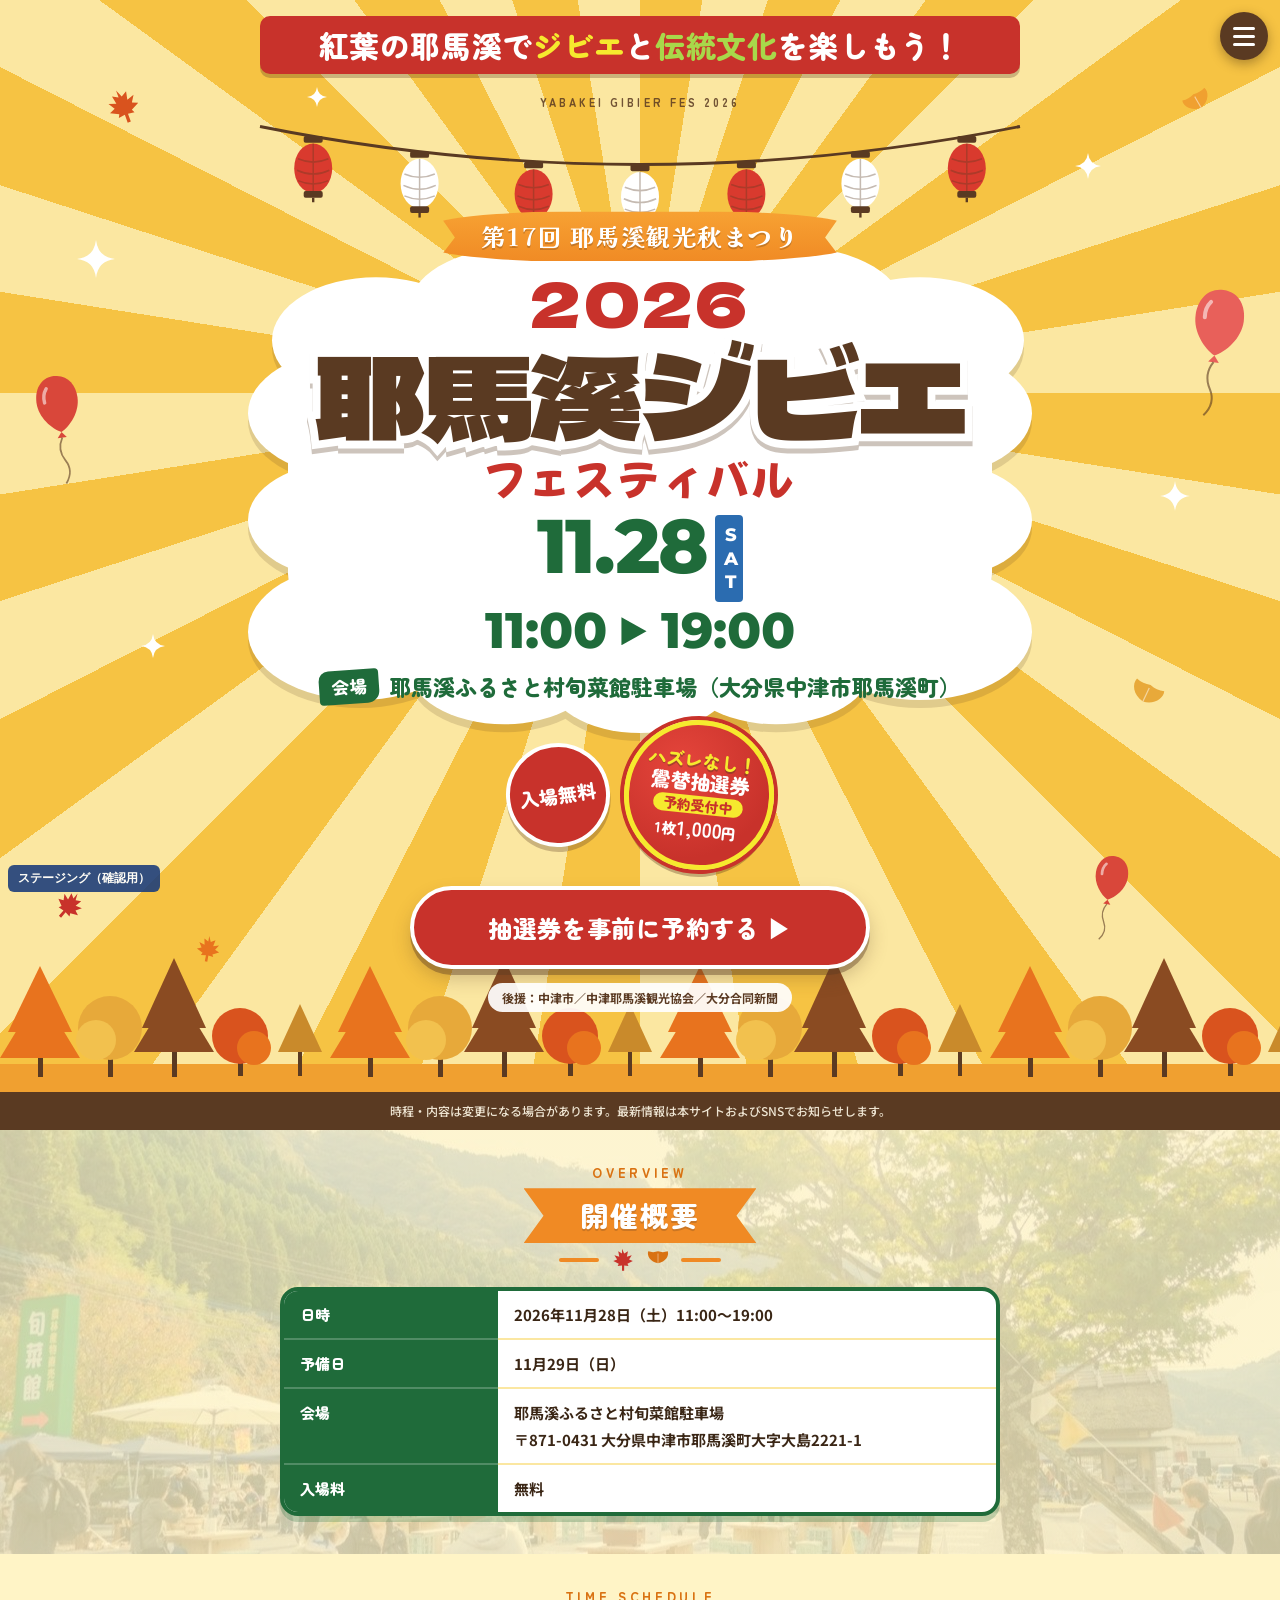
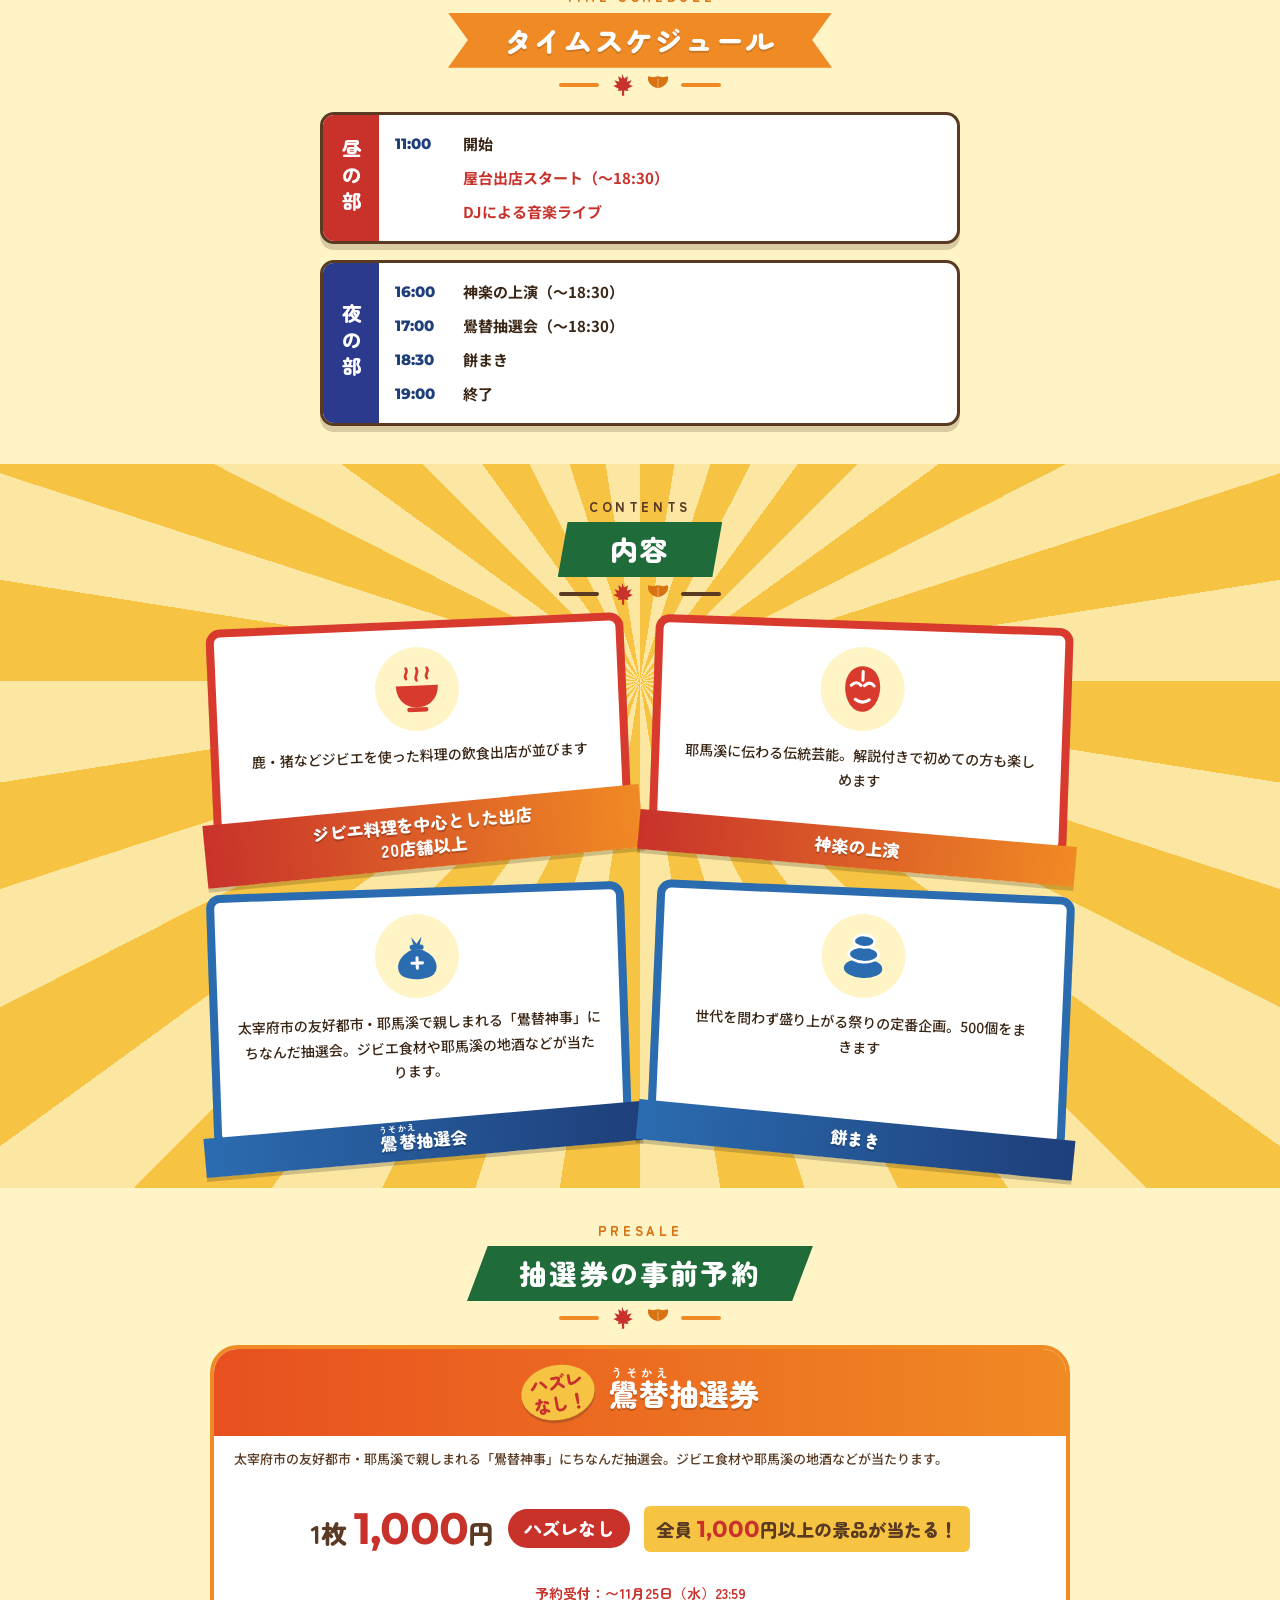
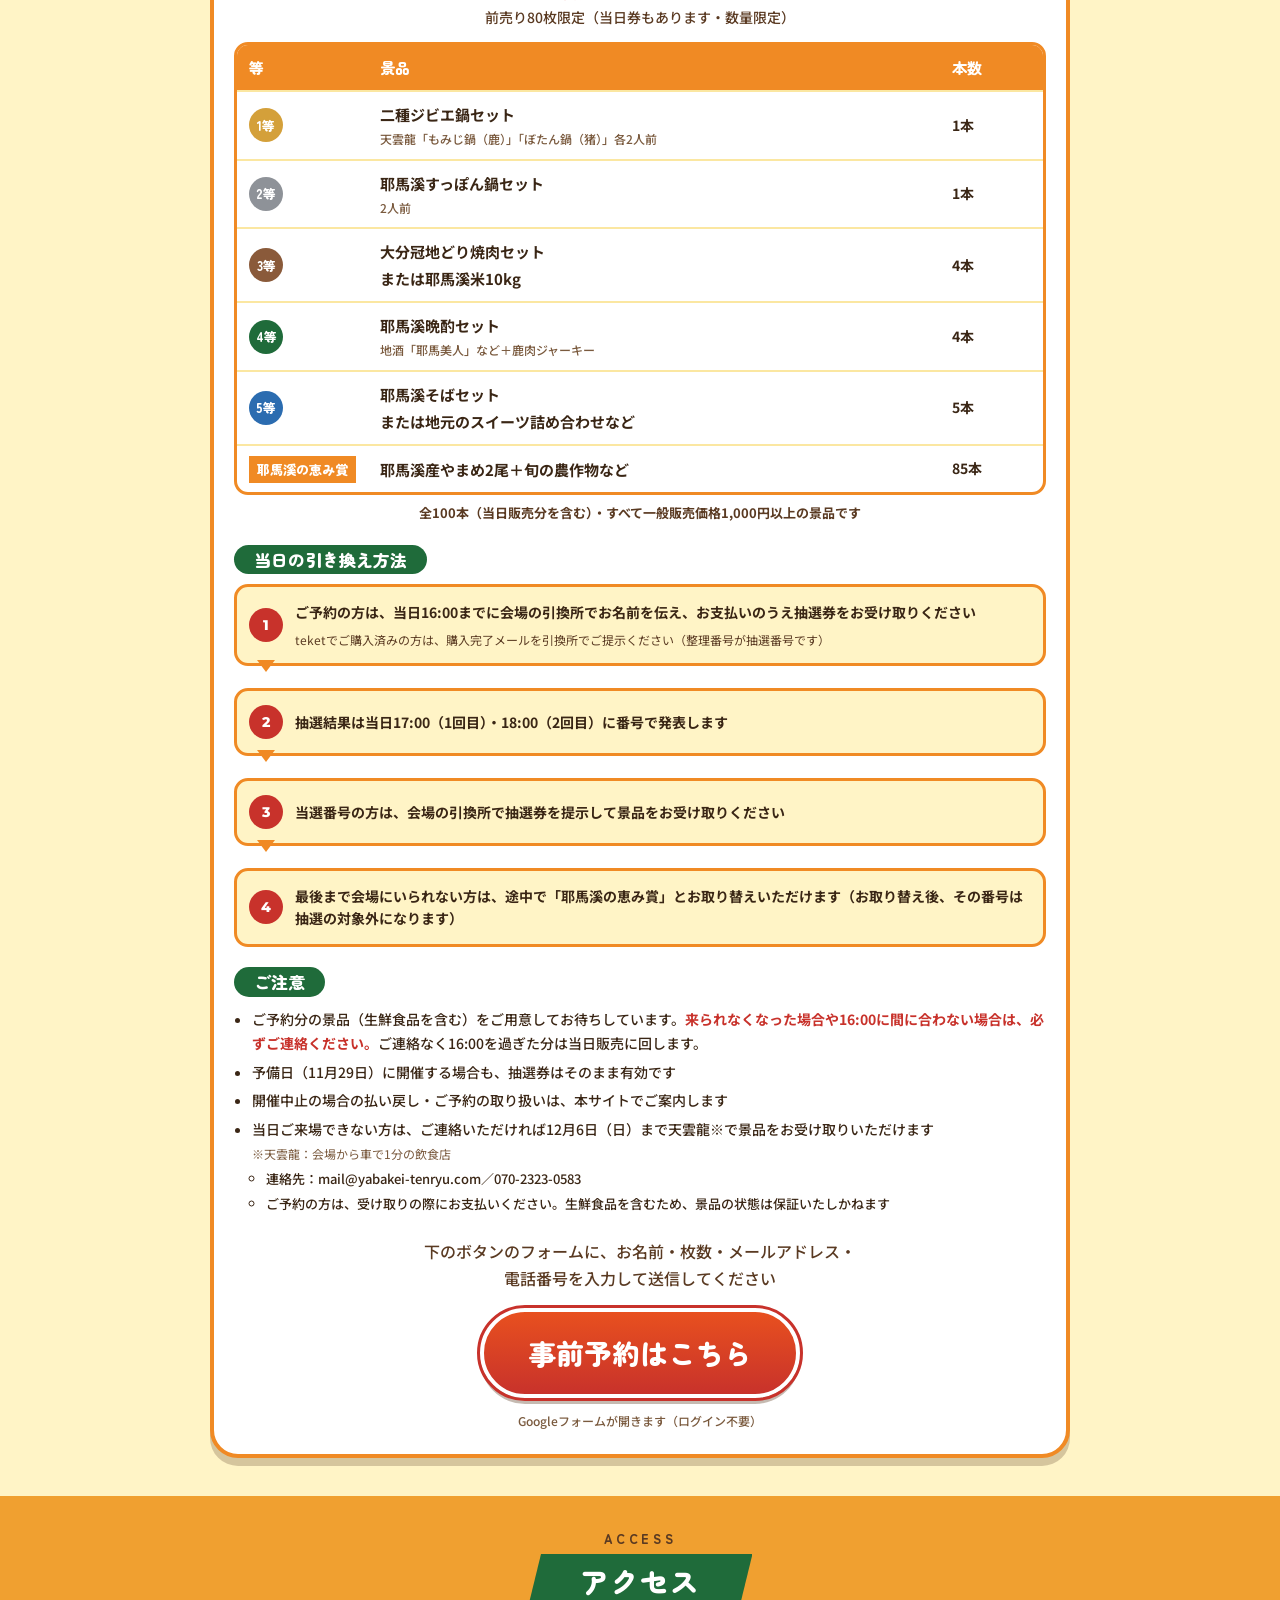
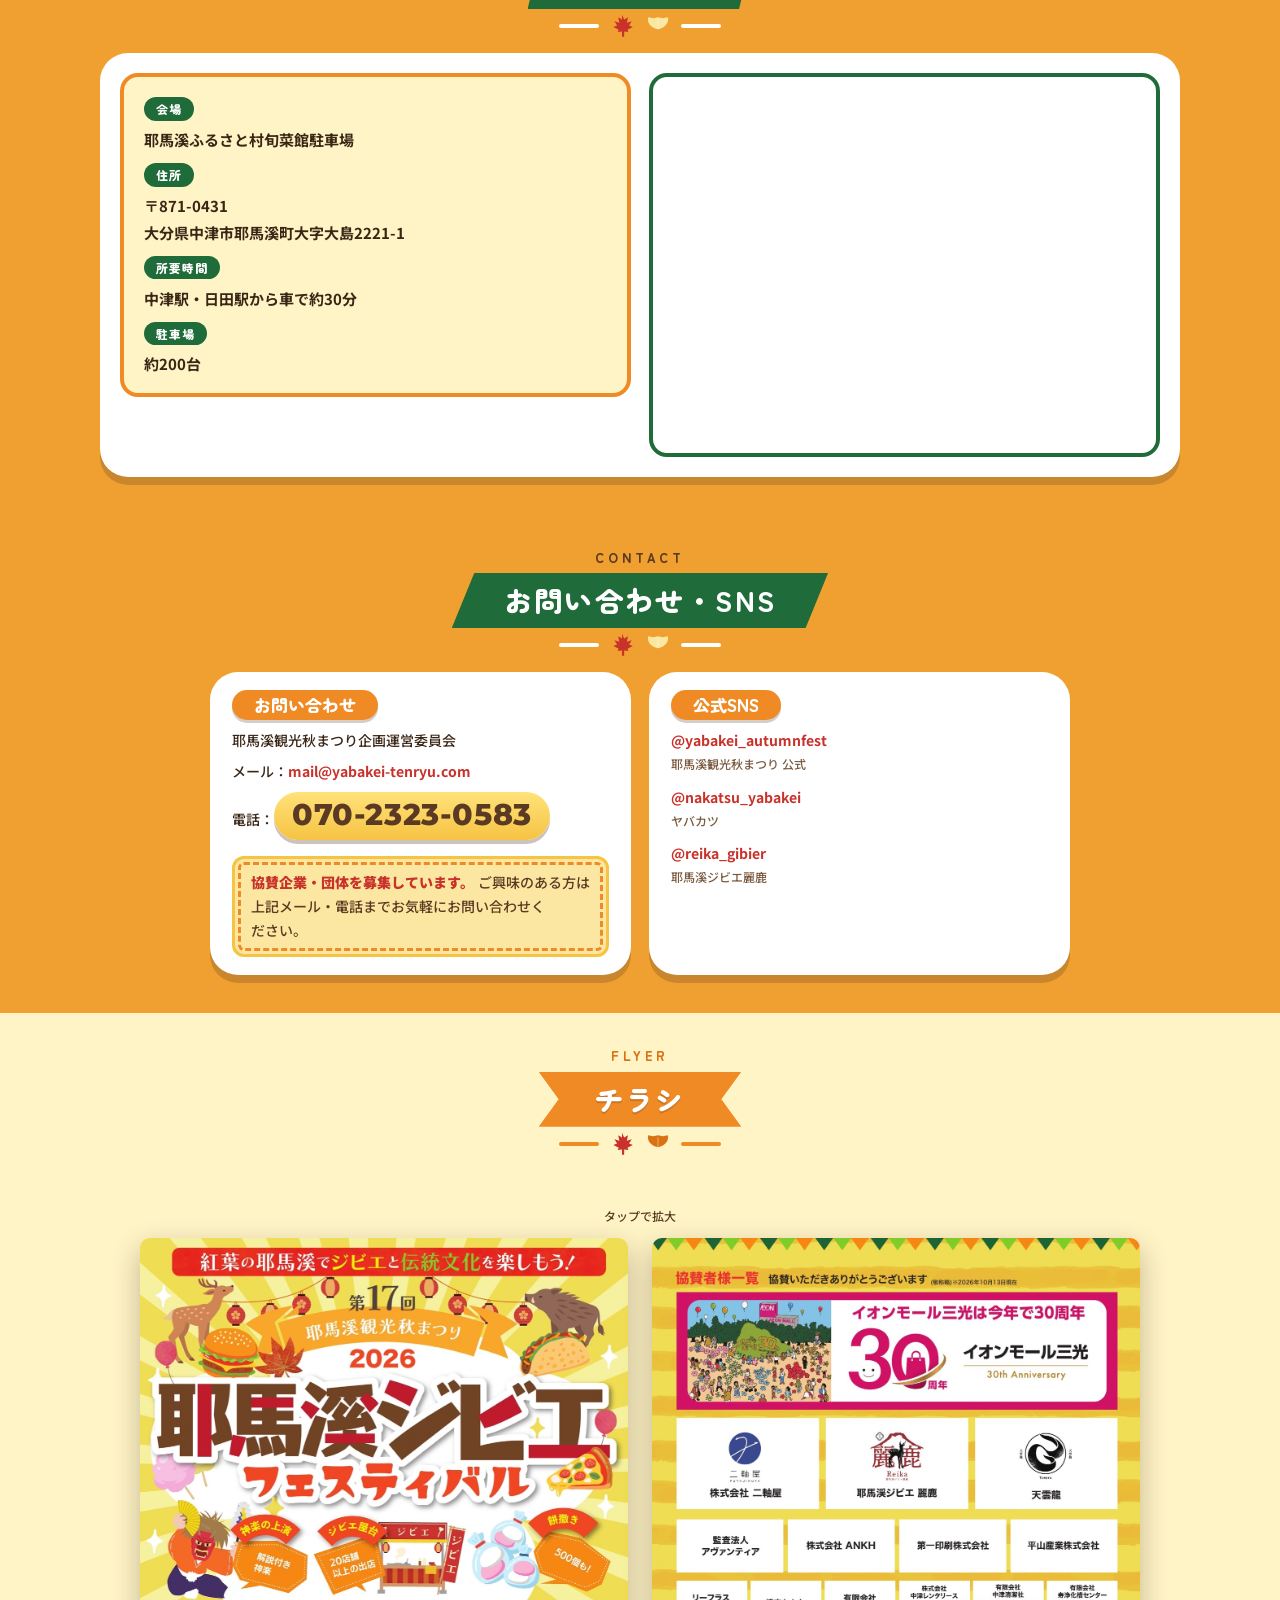
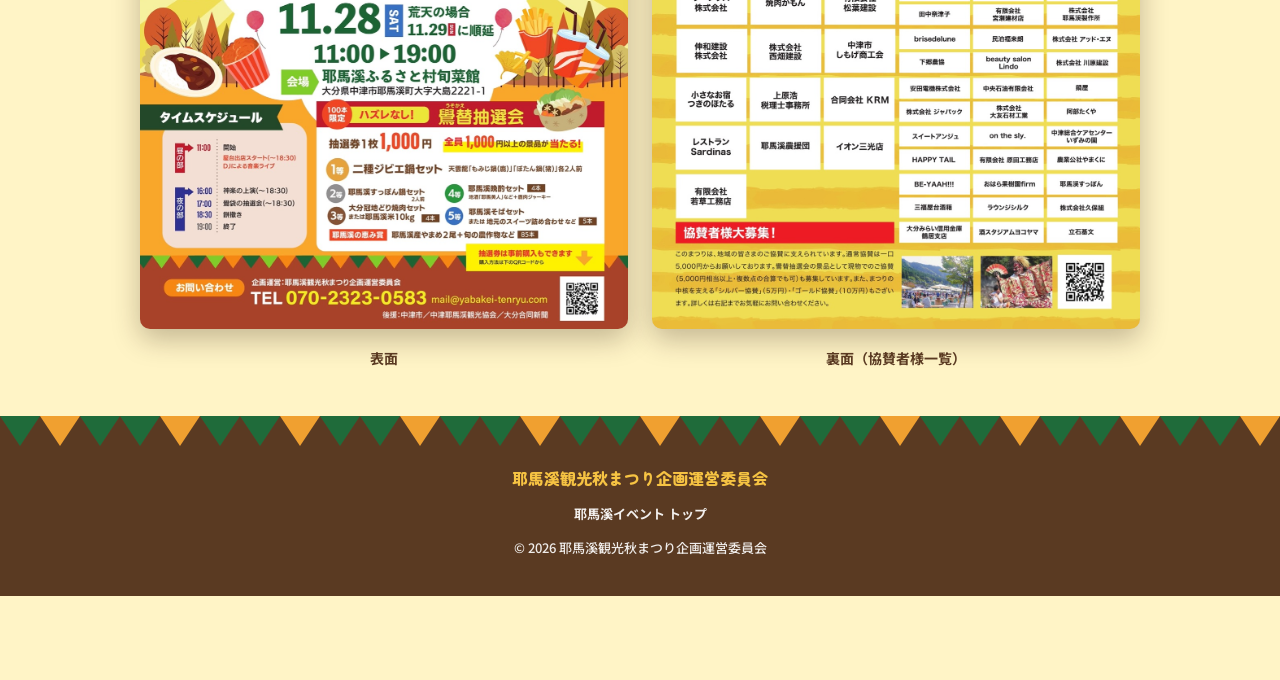
<file: index.html>
<!DOCTYPE html>
<html lang="ja">
<head>
<meta name="robots" content="noindex,nofollow">
<style>#stg-label{position:fixed;left:8px;bottom:8px;z-index:9999;background:#1E3F7A;color:#fff;font:700 12px/1.6 sans-serif;padding:4px 10px;border-radius:6px;opacity:.9;pointer-events:none}</style>

<meta charset="UTF-8">
<meta name="viewport" content="width=device-width, initial-scale=1">
<title>耶馬溪ジビエフェス2026｜第17回 耶馬溪観光秋まつり｜11月28日（土） 旬菜館駐車場</title>
<meta name="description" content="2026年11月28日（土）11:00〜19:00、大分県中津市耶馬溪町の旬菜館駐車場で開催。耶馬溪ジビエフェス2026（第17回 耶馬溪観光秋まつり）。ジビエ料理を中心とした出店20店舗以上、神楽の上演、鷽替抽選会、餅まき。入場無料。">
<link rel="canonical" href="https://akimatsuri.yabakei-event.jp/">
<link rel="preconnect" href="https://fonts.googleapis.com">
<link rel="preconnect" href="https://fonts.gstatic.com" crossorigin>
<link href="https://fonts.googleapis.com/css2?family=Dela+Gothic+One&family=Mochiy+Pop+One&family=Kaisei+Tokumin:wght@800&family=Montserrat:wght@800&family=Zen+Maru+Gothic:wght@700;900&family=Noto+Sans+JP:wght@500;700&display=swap" rel="stylesheet">
<link rel="stylesheet" href="assets/css/style.css?v=20261118a">

<meta property="og:type" content="website">
<meta property="og:title" content="耶馬溪ジビエフェス2026｜第17回 耶馬溪観光秋まつり">
<meta property="og:description" content="2026年11月28日（土）11:00〜19:00、旬菜館駐車場（大分県中津市耶馬溪町）で開催。ジビエ料理を中心とした出店20店舗以上、神楽の上演、鷽替抽選会、餅まき。入場無料。">
<meta property="og:image" content="https://akimatsuri.yabakei-event.jp/assets/img/past-festival.jpg">
<meta property="og:url" content="https://akimatsuri.yabakei-event.jp/">
<meta property="og:locale" content="ja_JP">
<meta name="twitter:card" content="summary_large_image">
<meta name="twitter:title" content="耶馬溪ジビエフェス2026｜第17回 耶馬溪観光秋まつり">
<meta name="twitter:description" content="2026年11月28日（土）11:00〜19:00、旬菜館駐車場（大分県中津市耶馬溪町）で開催。ジビエ料理を中心とした出店20店舗以上、神楽の上演、鷽替抽選会、餅まき。入場無料。">
<meta name="twitter:image" content="https://akimatsuri.yabakei-event.jp/assets/img/past-festival.jpg">

<script type="application/ld+json">
{
  "@context": "https://schema.org",
  "@type": "Event",
  "name": "耶馬溪ジビエフェス2026｜第17回 耶馬溪観光秋まつり",
  "startDate": "2026-11-28T11:00+09:00",
  "endDate": "2026-11-28T19:00+09:00",
  "eventStatus": "https://schema.org/EventScheduled",
  "eventAttendanceMode": "https://schema.org/OfflineEventAttendanceMode",
  "location": {
    "@type": "Place",
    "name": "耶馬溪ふるさと村旬菜館駐車場",
    "address": {
      "@type": "PostalAddress",
      "streetAddress": "大字大島2221-1",
      "addressLocality": "中津市耶馬溪町",
      "addressRegion": "大分県",
      "postalCode": "871-0431",
      "addressCountry": "JP"
    }
  },
  "isAccessibleForFree": true,
  "organizer": {
    "@type": "Organization",
    "name": "耶馬溪観光秋まつり企画運営委員会",
    "email": "mail@yabakei-tenryu.com"
  },
  "image": "https://akimatsuri.yabakei-event.jp/assets/img/past-festival.jpg",
  "url": "https://akimatsuri.yabakei-event.jp/",
  "description": "ジビエ料理を中心とした出店20店舗以上、神楽の上演、鷽替抽選会、餅まき。入場無料。"
}
</script>
</head>
<body>

<svg width="0" height="0" style="position:absolute" aria-hidden="true" focusable="false">
  <defs>
    <symbol id="i-maple" viewBox="0 0 48 48"><path d="M24 3l4 9 7-4-2 10 9-3-5 8 7 3-10 5 2 4-8-1v10h-4V34l-8 1 2-4-10-5 7-3-5-8 9 3-2-10 7 4z" fill="currentColor"/></symbol>
    <symbol id="i-ginkgo" viewBox="0 0 48 48"><path d="M24 44V30M24 30C10 28 3 16 6 8c6 2 12 2 18 0 6 2 12 2 18 0 3 8-4 20-18 22z" fill="currentColor"/><path d="M24 30V12" stroke="#fff" stroke-opacity=".5" stroke-width="1.5" fill="none"/></symbol>
    <symbol id="i-lantern" viewBox="0 0 44 70"><rect x="12" y="0" width="20" height="7" rx="2" fill="#5A3A22"/><ellipse cx="22" cy="34" rx="20" ry="26" fill="currentColor"/><path d="M22 8v52M6 24q16 7 32 0M5 36q17 8 34 0M6 47q16 7 32 0" fill="none" stroke="#5A3A22" stroke-opacity=".35" stroke-width="1.6"/><rect x="12" y="58" width="20" height="7" rx="2" fill="#5A3A22"/><path d="M22 65v5" stroke="#5A3A22" stroke-width="2.5"/></symbol>
    <symbol id="i-balloon" viewBox="0 0 40 100"><path d="M20 4C8 4 2 14 2 25c0 13 10 24 18 28 8-4 18-15 18-28C38 14 32 4 20 4z" fill="currentColor"/><path d="M12 14q-4 5-3 12" fill="none" stroke="#fff" stroke-opacity=".55" stroke-width="3" stroke-linecap="round"/><path d="M20 53l-4 5h8z" fill="currentColor"/><path d="M20 58q-6 10 0 20t-2 20" fill="none" stroke="#5A3A22" stroke-opacity=".6" stroke-width="1.5"/></symbol>
    <symbol id="i-spark" viewBox="0 0 40 40"><path d="M20 0Q22 18 40 20Q22 22 20 40Q18 22 0 20Q18 18 20 0z" fill="#fff"/></symbol>
  </defs>
</svg>

<!-- 2026-11-15 各セクションへ飛ぶメニュー（戸高さん依頼）。右上に固定したボタンで開閉する -->
<button class="menu-btn" id="menu-btn" type="button" aria-label="メニューを開く" aria-expanded="false" aria-controls="menu-panel"><span></span><span></span><span></span></button>
<nav class="menu-panel" id="menu-panel" aria-label="ページ内メニュー" hidden>
  <ul>
    <li><a href="#overview">開催概要</a></li>
    <li><a href="#schedule">タイムスケジュール</a></li>
    <li><a href="#content">内容</a></li>
    <li><a href="#presale">抽選券の事前予約</a></li>
    <li><a href="#access">アクセス</a></li>
    <li><a href="#contact">お問い合わせ・SNS</a></li>
    <li><a href="#flyer">チラシ</a></li>
  </ul>
</nav>
<section class="hero">
  <svg class="deco balloon b1" viewBox="0 0 40 100" aria-hidden="true" focusable="false" style="color:#D9473A"><use href="#i-balloon"/></svg>
  <svg class="deco balloon b2" viewBox="0 0 40 100" aria-hidden="true" focusable="false" style="color:#E8605A"><use href="#i-balloon"/></svg>
  <svg class="deco balloon b3" viewBox="0 0 40 100" aria-hidden="true" focusable="false" style="color:#D9473A"><use href="#i-balloon"/></svg>
  <svg class="deco spark s1" viewBox="0 0 40 40" aria-hidden="true" focusable="false"><use href="#i-spark"/></svg>
  <svg class="deco spark s2" viewBox="0 0 40 40" aria-hidden="true" focusable="false"><use href="#i-spark"/></svg>
  <svg class="deco spark s3" viewBox="0 0 40 40" aria-hidden="true" focusable="false"><use href="#i-spark"/></svg>
  <svg class="deco spark s4" viewBox="0 0 40 40" aria-hidden="true" focusable="false"><use href="#i-spark"/></svg>
  <svg class="deco spark s5" viewBox="0 0 40 40" aria-hidden="true" focusable="false"><use href="#i-spark"/></svg>
  <svg class="deco leaf-d l1" viewBox="0 0 48 48" aria-hidden="true" focusable="false" style="color:#D9531E"><use href="#i-maple"/></svg>
  <svg class="deco leaf-d l2" viewBox="0 0 48 48" aria-hidden="true" focusable="false" style="color:#E8A93A"><use href="#i-ginkgo"/></svg>
  <svg class="deco leaf-d l3" viewBox="0 0 48 48" aria-hidden="true" focusable="false" style="color:#C8322B"><use href="#i-maple"/></svg>
  <svg class="deco leaf-d l4" viewBox="0 0 48 48" aria-hidden="true" focusable="false" style="color:#F0A030"><use href="#i-ginkgo"/></svg>
  <svg class="deco leaf-d l5" viewBox="0 0 48 48" aria-hidden="true" focusable="false" style="color:#E8731E"><use href="#i-maple"/></svg>

  <div class="container">
    <p class="catch">紅葉の耶馬溪で<span class="gb">ジビエ</span>と<span class="tb">伝統文化</span>を楽しもう！</p>
    <span class="eyebrow">YABAKEI GIBIER FES 2026</span>
    <svg class="lanterns" viewBox="0 0 800 125" aria-hidden="true" focusable="false">
      <path d="M0 10Q400 90 800 10" fill="none" stroke="#5A3A22" stroke-width="3"/>
      <use href="#i-lantern" x="34" y="20" width="44" height="70" style="color:#D93A2E"/>
      <use href="#i-lantern" x="146" y="36" width="44" height="70" style="color:#fff"/>
      <use href="#i-lantern" x="266" y="47" width="44" height="70" style="color:#D93A2E"/>
      <use href="#i-lantern" x="378" y="50" width="44" height="70" style="color:#fff"/>
      <use href="#i-lantern" x="490" y="47" width="44" height="70" style="color:#D93A2E"/>
      <use href="#i-lantern" x="610" y="36" width="44" height="70" style="color:#fff"/>
      <use href="#i-lantern" x="722" y="20" width="44" height="70" style="color:#D93A2E"/>
    </svg>
    <div class="stage">
      <svg class="cloud" viewBox="0 0 1000 1000" preserveAspectRatio="none" aria-hidden="true" focusable="false">
        <g fill="#fff"><rect x="60" y="150" width="880" height="720" rx="200"/><circle cx="170" cy="190" r="130"/><circle cx="340" cy="130" r="130"/><circle cx="520" cy="105" r="130"/><circle cx="700" cy="130" r="130"/><circle cx="850" cy="190" r="130"/><circle cx="140" cy="340" r="130"/><circle cx="860" cy="340" r="130"/><circle cx="130" cy="560" r="120"/><circle cx="870" cy="560" r="120"/><circle cx="150" cy="790" r="140"/><circle cx="330" cy="860" r="120"/><circle cx="500" cy="880" r="118"/><circle cx="670" cy="860" r="120"/><circle cx="850" cy="790" r="140"/></g>
      </svg>
      <h1><span class="ttl"><span class="t1">耶馬溪ジビエ</span><span class="t2">フェスティバル</span><span class="yr">2026</span></span><span class="en">第17回 耶馬溪観光秋まつり</span></h1>
      <p class="meta">
        <span class="vh">2026年11月28日（土）11:00〜19:00</span>
        <span class="dt" aria-hidden="true">
          <span class="d-row"><span class="d-big">11.28</span><span class="d-sat">SAT</span></span>
          <span class="t-row">11:00<span class="tri"></span>19:00</span>
        </span>
        <span class="venue"><span class="lbl">会場</span><span class="vname">耶馬溪ふるさと村旬菜館駐車場<span style="display:inline-block">（大分県中津市耶馬溪町）</span></span></span>
      </p>
    </div>
    <div class="badges"><span class="badge-free">入場無料</span><a class="badge-lottery" href="#presale" aria-label="ハズレなし 鷽替抽選券 予約受付中 1枚1,000円"><span class="l1">ハズレなし！</span><span class="l2">鷽替抽選券</span><span class="l3">予約受付中</span><span class="l4">1枚<b>1,000</b>円</span></a></div>
    <div class="hero-presale"><a class="btn-presale-l" href="#presale"><span class="nw">抽選券を</span><span class="nw">事前に予約する ▶</span></a></div>
    <p class="kouen">後援：中津市／中津耶馬溪観光協会／大分合同新聞</p>
  </div>

  <svg class="forest" aria-hidden="true" focusable="false">
    <defs>
      <pattern id="forest-tile" width="330" height="140" patternUnits="userSpaceOnUse">
        <rect x="0" y="112" width="330" height="28" fill="#F0A030"/>
        <g fill="#5A3A22"><rect x="38" y="95" width="5" height="30"/><rect x="108" y="95" width="5" height="30"/><rect x="172" y="85" width="5" height="40"/><rect x="238" y="98" width="5" height="26"/><rect x="298" y="100" width="4" height="24"/></g>
        <g fill="#E8731E"><polygon points="40,14 72,80 8,80"/><polygon points="40,40 80,106 0,106"/></g>
        <circle cx="110" cy="76" r="32" fill="#E7A93A"/><circle cx="96" cy="88" r="20" fill="#F2C14E"/>
        <g fill="#8A4B22"><polygon points="174,6 206,76 142,76"/><polygon points="174,34 214,100 134,100"/></g>
        <circle cx="240" cy="84" r="28" fill="#D9531E"/><circle cx="254" cy="96" r="17" fill="#E8731E"/>
        <g fill="#C98A2B"><polygon points="300,52 322,100 278,100"/></g>
      </pattern>
    </defs>
    <rect width="100%" height="100%" fill="url(#forest-tile)"/>
  </svg>
</section>

<!-- チラシが完成したらこのコメントを外し、assets/img/flyer.jpg を置く
<section class="flyer">
  <div class="container">
    <img src="assets/img/flyer.jpg" alt="耶馬溪ジビエフェス2026 チラシ">
  </div>
</section>
-->

<div class="disclaimer-band">
  時程・内容は変更になる場合があります。最新情報は本サイトおよびSNSでお知らせします。
</div>

<section class="section" id="overview">
  <h2 class="section-title"><span class="en">OVERVIEW</span><span class="ribbon">開催概要</span></h2>
  <div class="accent-line"><svg class="leaf l1" aria-hidden="true"><use href="#i-maple"/></svg><svg class="leaf l2" aria-hidden="true"><use href="#i-ginkgo"/></svg></div>
  <table class="overview-table">
    <tr><th>日時</th><td>2026年11月28日（土）11:00〜19:00</td></tr>
    <tr><th>予備日</th><td>11月29日（日）</td></tr>
    <tr><th>会場</th><td>耶馬溪ふるさと村旬菜館駐車場<br>〒871-0431 大分県中津市耶馬溪町大字大島2221-1</td></tr>
    <tr><th>入場料</th><td>無料</td></tr>
  </table>
</section>

<section class="section section-alt" id="schedule">
  <h2 class="section-title"><span class="en">TIME SCHEDULE</span><span class="ribbon">タイムスケジュール</span></h2>
  <div class="accent-line"><svg class="leaf l1" aria-hidden="true"><use href="#i-maple"/></svg><svg class="leaf l2" aria-hidden="true"><use href="#i-ginkgo"/></svg></div>
  <div class="schedule">
    <div class="sch-block day"><div class="sch-tab">昼の部</div>
      <ul class="sch-list">
        <li><span class="tm">11:00</span><span>開始</span></li>
        <li class="cont"><span class="tm">11:00</span><span class="sub">屋台出店スタート<span style="white-space:nowrap">（〜18:30）</span></span></li>
        <li class="cont"><span class="tm">11:00</span><span class="sub">DJによる音楽ライブ</span></li>
      </ul></div>
    <div class="sch-block night"><div class="sch-tab">夜の部</div>
      <ul class="sch-list">
        <li><span class="tm">16:00</span><span>神楽の上演（〜18:30）</span></li>
        <li><span class="tm">17:00</span><span>鷽替抽選会（〜18:30）</span></li>
        <li><span class="tm">18:30</span><span>餅まき</span></li>
        <li><span class="tm">19:00</span><span>終了</span></li>
      </ul></div>
  </div>
</section>

<section class="section section-alt" id="content">
  <h2 class="section-title"><span class="en">CONTENTS</span><span class="ribbon">内容</span></h2>
  <div class="accent-line"><svg class="leaf l1" aria-hidden="true"><use href="#i-maple"/></svg><svg class="leaf l2" aria-hidden="true"><use href="#i-ginkgo"/></svg></div>
  <div class="content-grid">
    <div class="content-card c1"><span class="tag" aria-hidden="true"></span><span class="icon"><svg viewBox="0 0 64 64" aria-hidden="true"><path d="M20 20c-4-5 4-7 0-12M32 22c-4-5 4-7 0-14M44 20c-4-5 4-7 0-12" fill="none" stroke="currentColor" stroke-width="3" stroke-linecap="round"/><path d="M8 28h48c0 14-9 25-24 25S8 42 8 28z" fill="currentColor"/><rect x="20" y="53" width="24" height="5" rx="2" fill="currentColor"/></svg></span>
      <h3>ジビエ料理を中心とした出店<br>20店舗以上</h3>
      <p>鹿・猪などジビエを使った料理の飲食出店が並びます</p>
    </div>
    <div class="content-card c2"><span class="tag" aria-hidden="true"></span><span class="icon"><svg viewBox="0 0 64 64" aria-hidden="true"><path d="M12 30C12 14 22 6 32 6s20 8 20 24c0 14-8 28-20 28S12 44 12 30z" fill="currentColor"/><path d="M19 28q6-6 11 0M34 28q6-6 11 0" fill="none" stroke="#fff" stroke-width="3.5" stroke-linecap="round"/><path d="M24 44q8 6 16 0" fill="none" stroke="#fff" stroke-width="3.5" stroke-linecap="round"/><path d="M32 12v10" stroke="#fff" stroke-width="3.5" stroke-linecap="round"/></svg></span>
      <h3>神楽の上演</h3>
      <p>耶馬溪に伝わる伝統芸能。解説付きで初めての方も楽しめます</p>
    </div>
    <div class="content-card c3"><span class="tag" aria-hidden="true"></span><span class="icon"><svg viewBox="0 0 64 64" aria-hidden="true"><path d="M26 10l6 8 6-8-3 12H29z" fill="currentColor"/><rect x="24" y="19" width="16" height="6" rx="3" fill="currentColor"/><path d="M26 25C10 32 6 46 14 54c8 6 28 6 36 0 8-8 4-22-12-29z" fill="currentColor"/><path d="M26 40h12M32 34v12" stroke="#fff" stroke-width="3.5" stroke-linecap="round"/></svg></span>
      <h3><ruby>鷽替<rt>うそかえ</rt></ruby>抽選会</h3>
      <p>太宰府市の友好都市・耶馬溪で親しまれる「鷽替神事」にちなんだ抽選会。ジビエ食材や耶馬溪の地酒などが当たります。</p>
    </div>
    <div class="content-card c4"><span class="tag" aria-hidden="true"></span><span class="icon"><svg viewBox="0 0 64 64" aria-hidden="true"><ellipse cx="32" cy="46" rx="22" ry="11" fill="currentColor"/><ellipse cx="32" cy="30" rx="17" ry="9" fill="currentColor" stroke="#fff" stroke-width="3"/><ellipse cx="32" cy="15" rx="12" ry="7" fill="currentColor" stroke="#fff" stroke-width="3"/></svg></span>
      <h3>餅まき</h3>
      <p>世代を問わず盛り上がる祭りの定番企画。500個をまきます</p>
    </div>
  </div>
</section>

<section class="section" id="presale">
  <h2 class="section-title"><span class="en">PRESALE</span><span class="ribbon">抽選券の事前予約</span></h2>
  <div class="accent-line"><svg class="leaf l1" aria-hidden="true"><use href="#i-maple"/></svg><svg class="leaf l2" aria-hidden="true"><use href="#i-ginkgo"/></svg></div>
  <div class="presale-panel">
    <div class="presale-head"><span class="nashi">ハズレ<br>なし！</span><span><ruby>鷽替<rt>うそかえ</rt></ruby>抽選券</span></div>
    <p class="presale-origin">太宰府市の友好都市・耶馬溪で親しまれる「鷽替神事」にちなんだ抽選会。ジビエ食材や耶馬溪の地酒などが当たります。</p>
    <div class="presale-body">
      <div class="price-row"><span class="price">1枚 <b>1,000</b>円</span><span class="no-miss">ハズレなし</span><span class="all">全員 <b>1,000</b>円以上の景品が当たる！</span></div>
      <p class="sale-info"><b>予約受付：〜11月25日（水）23:59</b><br>前売り80枚限定（当日券もあります・数量限定）</p>      <table class="prize-table">
        <thead><tr><th>等</th><th>景品</th><th>本数</th></tr></thead>
        <tbody>
<tr><td class="rank"><span class="num n1">1等</span></td><td class="item">二種ジビエ鍋セット<small>天雲龍「もみじ鍋（鹿）」「ぼたん鍋（猪）」各2人前</small></td><td class="cnt">1本</td></tr>
<tr><td class="rank"><span class="num n2">2等</span></td><td class="item">耶馬溪すっぽん鍋セット<small>2人前</small></td><td class="cnt">1本</td></tr>
<tr><td class="rank"><span class="num n3">3等</span></td><td class="item">大分冠地どり焼肉セット<br>または耶馬溪米10kg</td><td class="cnt">4本</td></tr>
<tr><td class="rank"><span class="num n4">4等</span></td><td class="item">耶馬溪晩酌セット<small>地酒「耶馬美人」など＋鹿肉ジャーキー</small></td><td class="cnt">4本</td></tr>
<tr><td class="rank"><span class="num n5">5等</span></td><td class="item">耶馬溪そばセット<br>または地元のスイーツ詰め合わせなど</td><td class="cnt">5本</td></tr>
<tr class="megumi-row"><td class="rank"><span class="megumi">耶馬溪の恵み賞</span></td><td class="item">耶馬溪産やまめ2尾＋旬の農作物など</td><td class="cnt">85本</td></tr>
        </tbody>
      </table>
      <p class="prize-total">全100本（当日販売分を含む）・すべて一般販売価格1,000円以上の景品です</p>
      <h3>当日の引き換え方法</h3>
      <ol class="steps">
        <li><span class="sn">1</span><span>ご予約の方は、当日16:00までに会場の引換所でお名前を伝え、お支払いのうえ抽選券をお受け取りください<small class="other-buyer">teketでご購入済みの方は、購入完了メールを引換所でご提示ください（整理番号が抽選番号です）</small></span></li>
        <li><span class="sn">2</span><span>抽選結果は当日17:00（1回目）・18:00（2回目）に番号で発表します</span></li>
        <li><span class="sn">3</span><span>当選番号の方は、会場の引換所で抽選券を提示して景品をお受け取りください</span></li>
        <li><span class="sn">4</span><span>最後まで会場にいられない方は、途中で「耶馬溪の恵み賞」とお取り替えいただけます（お取り替え後、その番号は抽選の対象外になります）</span></li>
      </ol>
      <h3>ご注意</h3>
      <ul class="notes">
        <li>ご予約分の景品（生鮮食品を含む）をご用意してお待ちしています。<span class="deadline">来られなくなった場合や16:00に間に合わない場合は、必ずご連絡ください。</span>ご連絡なく16:00を過ぎた分は当日販売に回します。</li>
        <li>予備日（11月29日）に開催する場合も、抽選券はそのまま有効です</li>
        <li>開催中止の場合の払い戻し・ご予約の取り扱いは、本サイトでご案内します</li>
        <li>当日ご来場できない方は、ご連絡いただければ12月6日（日）まで天雲龍※で景品をお受け取りいただけます<small class="note-ast">※天雲龍：会場から車で1分の飲食店</small>
          <ul class="sub">
            <li>連絡先：mail@yabakei-tenryu.com／070-2323-0583</li>
            <li>ご予約の方は、受け取りの際にお支払いください。生鮮食品を含むため、景品の状態は保証いたしかねます</li>
          </ul>
        </li>
      </ul>
    </div>
    <div class="buy-wrap">
      <!-- 2026-11-08 teket のサービス停止（11/5〜・再開未定）により一時停止。元のボタン：
      <a class="btn-buy" href="https://teket.jp/20419/81480" target="_blank" rel="noopener">事前購入はこちら</a>
      <p class="buy-sub">販売サービス：teket（電子チケット）</p>
      -->
      <!-- 2026-11-15 LivePocket の販売を取り下げ（購入までの手順が多く離脱が多いため）。Googleフォームの予約に戻す -->
      <!-- 2026-11-17 戸高さん指示：オンライン販売に戻す見込みは小さいので、「一時的にフォーム」ではなく、予約はフォームで受け付ける恒久の案内にする（赤枠のお知らせを外した） -->
      <p class="buy-lead"><span class="nw">下のボタンのフォームに、</span><span class="nw">お名前・枚数・</span><span class="nw">メールアドレス・</span><span class="nw">電話番号を入力して</span><span class="nw">送信してください</span></p>
      <a class="btn-buy" href="https://docs.google.com/forms/d/e/1FAIpQLSc8lwQLOoc8101WXLY7x5iMJCV8nphyqMubbkmvDXMGAAa8lA/viewform" target="_blank" rel="noopener">事前予約はこちら</a>
      <p class="buy-sub">Googleフォームが開きます（ログイン不要）</p>
      <!-- 2026-11-11〜15 の LivePocket ボタン（取り下げ）：
      <a class="btn-buy" href="https://livepocket.jp/e/98pzi" target="_blank" rel="noopener">事前購入はこちら</a>
      <p class="buy-sub">販売サービス：LivePocket（電子チケット）・購入時にシステム利用料165円/枚がかかります</p>
      -->
    </div>
  </div>
</section>

<section class="section" id="access">
  <h2 class="section-title"><span class="en">ACCESS</span><span class="ribbon">アクセス</span></h2>
  <div class="accent-line"><svg class="leaf l1" aria-hidden="true"><use href="#i-maple"/></svg><svg class="leaf l2" aria-hidden="true"><use href="#i-ginkgo"/></svg></div>
  <div class="access-grid">
    <div class="access-info">
      <dl>
        <dt>会場</dt>
        <dd>耶馬溪ふるさと村旬菜館駐車場</dd>
        <dt>住所</dt>
        <dd>〒871-0431<br>大分県中津市耶馬溪町大字大島2221-1</dd>
        <dt>所要時間</dt>
        <dd>中津駅・日田駅から車で約30分</dd>
        <dt>駐車場</dt>
        <dd>約200台</dd>
      </dl>
    </div>
    <div class="map-frame">
      <iframe src="https://www.google.com/maps?q=大分県中津市耶馬溪町大字大島2221-1&output=embed" loading="lazy" title="会場地図（耶馬溪ふるさと村旬菜館駐車場）" allowfullscreen></iframe>
    </div>
  </div>
</section>

<section class="section section-alt" id="contact">
  <h2 class="section-title"><span class="en">CONTACT</span><span class="ribbon">お問い合わせ・SNS</span></h2>
  <div class="accent-line"><svg class="leaf l1" aria-hidden="true"><use href="#i-maple"/></svg><svg class="leaf l2" aria-hidden="true"><use href="#i-ginkgo"/></svg></div>
  <div class="contact-grid">
    <div class="contact-box">
      <h3>お問い合わせ</h3>
      <p>耶馬溪観光秋まつり企画運営委員会</p>
      <p>メール：<a href="mailto:mail@yabakei-tenryu.com">mail@yabakei-tenryu.com</a></p>
      <p>電話：<a href="tel:07023230583">070-2323-0583</a></p>
      <div class="sponsor-note"><strong>協賛企業・団体を募集しています。</strong>ご興味のある方は上記メール・電話までお気軽にお問い合わせください。</div>
    </div>
    <div class="contact-box">
      <h3>公式SNS</h3>
      <ul class="sns-list">
        <li><a href="https://www.instagram.com/yabakei_autumnfest" target="_blank" rel="noopener">@yabakei_autumnfest</a><span class="handle">耶馬溪観光秋まつり 公式</span></li>
        <li><a href="https://www.instagram.com/nakatsu_yabakei" target="_blank" rel="noopener">@nakatsu_yabakei</a><span class="handle">ヤバカツ</span></li>
        <li><a href="https://www.instagram.com/reika_gibier" target="_blank" rel="noopener">@reika_gibier</a><span class="handle">耶馬溪ジビエ麗鹿</span></li>
      </ul>
    </div>
  </div>
</section>

<section class="section sponsors-s" id="flyer">
  <h2 class="section-title"><span class="en">FLYER</span><span class="ribbon">チラシ</span></h2>
  <div class="accent-line"><svg class="leaf l1" aria-hidden="true"><use href="#i-maple"/></svg><svg class="leaf l2" aria-hidden="true"><use href="#i-ginkgo"/></svg></div>
  <div class="flyer-sec" id="sponsors">
    <p class="zoom" style="margin:0 0 12px">タップで拡大</p>
    <div class="flyer-grid">
      <figure><a href="assets/img/flyer-front-full.jpg" target="_blank" rel="noopener"><img src="assets/img/flyer-front.jpg" alt="耶馬溪ジビエフェス2026 チラシ（表面）" width="1200" height="1697" loading="lazy"></a><figcaption>表面</figcaption></figure>
      <figure><a href="assets/img/flyer-back-full.jpg" target="_blank" rel="noopener"><img src="assets/img/flyer-back.jpg" alt="チラシ（裏面）協賛者様一覧（2026年10月13日現在）" width="1200" height="1697" loading="lazy"></a><figcaption>裏面（協賛者様一覧）</figcaption></figure>
    </div>
  </div>
</section>


<footer class="site-footer">
  <div class="org">耶馬溪観光秋まつり企画運営委員会</div>
  <nav>
    <a href="https://yabakei-event.jp/">耶馬溪イベント トップ</a>
  </nav>
  <p>&copy; 2026 耶馬溪観光秋まつり企画運営委員会</p>
</footer>

<a class="fab hide" id="fab" href="#presale">鷽替抽選券を予約する</a>
<script>
(function(){var f=document.getElementById('fab'),h=document.querySelector('.hero'),p=document.getElementById('presale'),vh=true,vp=false;
function u(){f.classList.toggle('hide',vh||vp)}
var io=new IntersectionObserver(function(es){es.forEach(function(e){if(e.target===h)vh=e.isIntersecting;else vp=e.isIntersecting});u()});
io.observe(h);io.observe(p)})();
</script>
<script>
(function(){var b=document.getElementById('menu-btn'),p=document.getElementById('menu-panel');
function set(o){b.setAttribute('aria-expanded',o);b.setAttribute('aria-label',o?'メニューを閉じる':'メニューを開く');p.hidden=!o;b.classList.toggle('open',o)}
b.addEventListener('click',function(){set(p.hidden)});
p.addEventListener('click',function(e){if(e.target.closest('a'))set(false)});
document.addEventListener('keydown',function(e){if(e.key==='Escape')set(false)});
document.addEventListener('click',function(e){if(!p.hidden&&!p.contains(e.target)&&!b.contains(e.target))set(false)})})();
</script>
<script>
/* 2026-11-15 文末の泣き別れ防止（戸高さん指摘「一文字だけで折り返してるの良くない」）。
   ルール：文のかたまり（段落・<br>の手前）ごとに、最後の3文字（句読点・閉じかっこは数えない）を改行させない（最後の行は必ず3文字以上）。
   両端揃え（均等割り付け）は使わない。字間が大きく広がる行ができ、かえって変な空きに見えるため（同日確認）。
   点検は scripts/check-orphans.js。 */
(function(){var TAIL=3,MIN=9,boxes=[];
function blk(el){var d=getComputedStyle(el).display;return d.indexOf('inline')!==0||d==='inline-block'||d==='inline-flex'}
function glue(t){var s=t.nodeValue,m=s.match(/\s*$/),end=s.length-m[0].length,cut=end,n=0;
 while(cut>0&&n<TAIL){cut--;if(!/[\s。、．，）」』】！？!?)\]・…▶]/.test(s[cut]))n++}
 while(cut>0&&/[0-9A-Za-z０-９（(「『【〜~:：.,\-]/.test(s[cut-1]))cut--;/* 数字と単位・かっこの中身を分けない */
 if(cut===0&&n<TAIL)return;var w=document.createElement('span');w.className='nw';
 w.textContent=s.slice(cut,end);var rest=document.createTextNode(s.slice(end));t.nodeValue=s.slice(0,cut);
 t.parentNode.insertBefore(w,t.nextSibling);w.parentNode.insertBefore(rest,w.nextSibling)}
var tw=document.createTreeWalker(document.body,NodeFilter.SHOW_TEXT|NodeFilter.SHOW_ELEMENT),list=[],cur=null,box=null,len=0;
function flush(){if(cur&&len>=MIN)list.push(cur);cur=null;len=0}
for(var n=tw.nextNode();n;n=tw.nextNode()){
 if(n.nodeType===1){if(n.tagName==='BR'||n.tagName==='SCRIPT'||n.tagName==='STYLE'||blk(n))flush();continue}
 if(!n.nodeValue.trim())continue;var p=n.parentElement;if(/^(SCRIPT|STYLE)$/.test(p.tagName))continue;
 var b=p;while(b&&!blk(b))b=b.parentElement;if(b!==box){flush();box=b;if(boxes.indexOf(b)<0)boxes.push(b)}
 cur=n;len+=n.nodeValue.replace(/\s/g,'').length}
flush();list.forEach(function(t){var d=getComputedStyle(t.parentNode).display;if(/flex|grid/.test(d))return;/* 横並びの枠の直下に区切りを入れると別の部品として離れて並ぶため触らない */if(t.nodeValue.replace(/\s/g,'').length>=TAIL)glue(t)});})();
</script>
<div id="stg-label">ステージング（確認用）</div>
</body>
</html>
</file>
<file: assets/css/style.css>
/* ============================================================
   耶馬溪ジビエフェス2026 告知サイト CSS
   チラシ（黄の放射ストライプ・焦げ茶の極太題字・リボン見出し）に合わせたデザイン
   外部読み込み: Google Fonts（Dela Gothic One / Mochiy Pop One / Kaisei Tokumin / Montserrat / Zen Maru Gothic / Noto Sans JP）のみ
   ============================================================ */

:root {
  --yellow:      #F6C343;
  --yellow-pale: #FBE7A1;
  --orange:      #F08A24;
  --orange-deep: #D97212;
  --brown:       #5A3A22;
  --red:         #C8322B;
  --green:       #1F6B3A;
  --blue:        #2B6CB0;
  --navy:        #1E3F7A;
  --cream:       #FFF4C6;
  --ground:      #F0A030;
  --white:       #FFFFFF;
  --text:        #3A2615;

  --font-head: "Zen Maru Gothic", "Hiragino Maru Gothic ProN", "Hiragino Sans", "Yu Gothic", Meiryo, sans-serif;
  --font-body: "Noto Sans JP", -apple-system, BlinkMacSystemFont, "Hiragino Sans", "Yu Gothic", Meiryo, sans-serif;
  --max-width: 1080px;
  --font-title: "Dela Gothic One", "Hiragino Sans", "Yu Gothic", sans-serif;
  --font-pop: "Mochiy Pop One", "Zen Maru Gothic", sans-serif;
  --font-mincho: "Kaisei Tokumin", "Hiragino Mincho ProN", "Yu Mincho", serif;
  --font-num: "Montserrat", "Helvetica Neue", Arial, sans-serif;
}

* { box-sizing: border-box; }

html { scroll-behavior: smooth; }

body {
  margin: 0;
  font-family: var(--font-body);
  font-weight: 500;
  color: var(--text);
  background: var(--cream);
  line-height: 1.8;
  overflow-x: hidden;
}

img { max-width: 100%; height: auto; display: block; }

a { color: var(--red); text-decoration: none; font-weight: 700; }
a:hover { text-decoration: underline; }

h1, h2, h3, h4 { font-family: var(--font-head); font-weight: 900; line-height: 1.4; margin: 0; }

p { margin: 0 0 1em; }

.container { max-width: var(--max-width); margin: 0 auto; padding: 0 20px; }

/* ---------------- ヒーロー ---------------- */
.hero {
  position: relative;
  color: var(--brown);
  background:
    repeating-conic-gradient(from 0deg at 50% 36%,
      #F6C343 0deg 9deg,
      #FBE7A1 9deg 18deg);
  background-color: #F6C343;
  padding: 16px 16px 80px;
  isolation: isolate;
  overflow: hidden;
}

.vh {
  position: absolute !important;
  width: 1px; height: 1px;
  margin: -1px; padding: 0; border: 0;
  overflow: hidden;
  clip: rect(0 0 0 0);
  clip-path: inset(50%);
  white-space: nowrap;
}

.hero .container { position: relative; text-align: center; }

.hero .eyebrow {
  display: inline-block;
  position: relative;
  z-index: 2;
  color: var(--brown);
  font-family: var(--font-head);
  font-weight: 900;
  font-size: 11px;
  letter-spacing: 0.28em;
  margin-bottom: 4px;
  opacity: 0.85;
}

.lanterns {
  position: relative;
  z-index: 2;
  display: block;
  width: 100%;
  max-width: 760px;
  height: auto;
  margin: 0 auto 12px;
  overflow: visible;
}

/* 飾り（すべて題字の背面） */
.deco { position: absolute; z-index: 0; pointer-events: none; height: auto; }
.balloon { width: 46px; }
.balloon.b1 { left: 3%;  top: 34%; transform: rotate(-8deg); }
.balloon.b2 { right: 3%; top: 26%; width: 54px; transform: rotate(8deg); }
.balloon.b3 { right: 12%; bottom: 150px; width: 36px; transform: rotate(10deg); }
.spark { width: 34px; }
.spark.s1 { left: 6%;  top: 22%; width: 38px; }
.spark.s2 { right: 7%; top: 44%; width: 30px; }
.spark.s3 { left: 11%; top: 58%; width: 24px; }
.spark.s4 { right: 14%; top: 14%; width: 26px; }
.spark.s5 { left: 24%; top: 8%; width: 20px; }
.leaf-d { width: 40px; }
.leaf-d.l1 { left: 8%;  top: 8%;  transform: rotate(-20deg); }
.leaf-d.l2 { right: 9%; top: 62%; transform: rotate(25deg); }
.leaf-d.l3 { left: 4%;  bottom: 170px; width: 34px; transform: rotate(40deg); }
.leaf-d.l4 { right: 5%; top: 8%; width: 34px; transform: rotate(-30deg); }
.leaf-d.l5 { left: 15%; bottom: 128px; width: 30px; transform: rotate(10deg); }

.forest {
  position: absolute;
  left: 0; right: 0; bottom: 0;
  width: 100%;
  height: 140px;
  z-index: 1;
  pointer-events: none;
}

/* 題字ブロック（白い雲形） */
.stage {
  position: relative;
  z-index: 2;
  max-width: 800px;
  margin: 0 auto;
  padding: 54px 36px 30px;
}

.cloud {
  position: absolute;
  inset: 0;
  width: 100%;
  height: 100%;
  z-index: -1;
  filter: drop-shadow(0 8px 0 rgba(90, 58, 34, 0.16));
}

.hero h1 {
  display: flex;
  flex-direction: column;
  align-items: center;
  margin: 0 0 8px;
}

/* 副題リボン（オレンジ・燕尾） */
.hero h1 .en {
  order: -1;
  position: relative;
  display: block;
  background: linear-gradient(180deg, #F7A233 0%, var(--orange) 100%);
  color: var(--white);
  font-family: var(--font-mincho);
  font-size: clamp(13px, 3.9vw, 24px);
  font-weight: 800;
  letter-spacing: 0.06em;
  padding: 9px 44px 11px;
  margin: -92px 0 6px;
  max-width: calc(100% + 40px);
  border-radius: 50% / 14px;
  clip-path: polygon(0 4%, 100% 4%, calc(100% - 18px) 52%, 100% 96%, 0 96%, 18px 52%);
  text-shadow: 0 2px 0 rgba(90, 58, 34, 0.3);
  white-space: nowrap;
}

.hero h1 .ttl {
  display: flex;
  flex-direction: column;
  align-items: center;
  font-family: var(--font-title);
  font-weight: 400;
  color: var(--brown);
  line-height: 1.05;
}

.hero h1 .ttl > * { display: block; }
.hero h1 .yr { order: -1; color: var(--red); font-size: clamp(26px, 8.4vw, 62px); letter-spacing: 0.04em; }
.hero h1 .t1 {
  font-size: clamp(40px, 13.6vw, 112px);
  letter-spacing: -0.03em;
  white-space: nowrap;
  /* 焦げ茶一色＋白の縁取り＋影（チラシの存在感） */
  -webkit-text-stroke: 0.14em #fff;
  paint-order: stroke fill;
  filter: drop-shadow(0 0.045em 0 rgba(90, 58, 34, 0.3));
}
.hero h1 .t2 { font-family: var(--font-pop); color: var(--red); font-size: clamp(16px, 5.2vw, 42px); letter-spacing: 0.06em; margin-top: 4px; white-space: nowrap; }

/* 日付ブロック（題字が最大 > 日付 > 時刻） */
.hero .meta {
  --dt: clamp(34px, 9.2vw, 76px);   /* 日付の文字サイズ＝題字の約0.68倍 */
  margin: 0 auto;
  display: flex;
  flex-direction: column;
  align-items: center;
  gap: 2px;
  font-family: var(--font-num);
  font-weight: 800;
  color: var(--green);
}

.hero .meta .dt { display: flex; flex-direction: column; align-items: center; gap: 0; }

.hero .meta .d-row { display: flex; align-items: stretch; justify-content: center; gap: 8px; }

.hero .meta .d-big {
  font-size: var(--dt);
  line-height: 1;
  letter-spacing: -0.03em;
  white-space: nowrap;
}

.hero .meta .d-sat {
  align-self: flex-start;
  margin-top: 0.4em;
  background: var(--blue);
  color: var(--white);
  font-size: max(11px, calc(var(--dt) * 0.24));
  line-height: 1;
  writing-mode: vertical-rl;
  text-orientation: upright;
  letter-spacing: 0.04em;
  padding: 8px 5px;
  border-radius: 4px;
}

.hero .meta .t-row {
  display: flex;
  align-items: center;
  justify-content: center;
  gap: 0.28em;
  font-size: calc(var(--dt) * 0.66);   /* 時刻＝日付の約0.66倍 */
  line-height: 1.15;
  white-space: nowrap;
}

.hero .meta .tri {
  display: inline-block;
  width: 0.5em; height: 0.56em;
  background: var(--green);
  clip-path: polygon(0 0, 100% 50%, 0 100%);
}

.hero .meta .venue {
  display: flex;
  align-items: center;
  justify-content: center;
  gap: 10px;
  margin-top: 8px;
  font-family: var(--font-head);
  font-weight: 900;
  color: var(--green);
  font-size: clamp(14px, 3.7vw, 22px);
  line-height: 1.45;
  text-align: left;
}

.hero .meta .venue .lbl {
  flex: none;
  background: var(--green);
  color: var(--white);
  border-radius: 10px 4px 12px 4px;
  font-size: 0.8em;
  padding: 4px 12px;
  transform: rotate(-4deg);
}

.badge-free {
  position: relative;
  z-index: 2;
  display: inline-flex;
  align-items: center;
  justify-content: center;
  width: 104px;
  height: 104px;
  margin-top: -14px;
  background: var(--red);
  color: var(--white);
  border: 4px solid var(--white);
  border-radius: 50%;
  font-family: var(--font-head);
  font-weight: 900;
  font-size: 19px;
  line-height: 1.2;
  text-align: center;
  white-space: nowrap;
  box-shadow: 0 5px 0 rgba(90, 58, 34, 0.3);
  transform: rotate(-8deg);
}

/* ---------------- チラシ（準備中・コメントアウト解除後に使用） ---------------- */
.flyer { padding: 40px 20px 0; text-align: center; }
.flyer img {
  max-width: 720px;
  width: 100%;
  margin: 0 auto;
  border-radius: 10px;
  box-shadow: 0 8px 24px rgba(40, 20, 10, 0.15);
}

/* ---------------- 免責帯 ---------------- */
.disclaimer-band {
  background: var(--brown);
  color: rgba(255, 248, 231, 0.9);
  font-size: 12px;
  text-align: center;
  padding: 8px 16px;
}

/* ---------------- セクション共通 ---------------- */
.section { padding: 34px 16px 38px; background: var(--cream); overflow-x: clip; }
/* 開催概要：過去開催の写真をうっすら敷く（上に生成りを重ねて文字の読みやすさを保つ） */
#overview {
  background:
    linear-gradient(rgba(255, 244, 198, .78), rgba(255, 244, 198, .78)),
    url('../img/past-festival.jpg') center / cover no-repeat;
}

#content {
  background:
    repeating-conic-gradient(from 0deg at 50% 30%,
      #F6C343 0deg 9deg,
      #FBE7A1 9deg 18deg);
  background-color: #F6C343;
  padding-bottom: 46px;
}

#access, #contact { background: var(--ground); }

.section-title {
  text-align: center;
  margin-bottom: 4px;
}

.section-title .en {
  display: block;
  font-size: 13px;
  font-weight: 900;
  color: var(--orange-deep);
  letter-spacing: 0.28em;
  margin-bottom: 6px;
}

#content .section-title .en,
#access .section-title .en,
#contact .section-title .en { color: var(--brown); }

.section-title .ribbon {
  display: inline-block;
  max-width: 100%;
  background: var(--orange);
  color: var(--white);
  font-size: clamp(20px, 5vw, 28px);
  letter-spacing: 0.08em;
  padding: 8px 56px;
  clip-path: polygon(0 0, 100% 0, calc(100% - 20px) 50%, 100% 100%, 0 100%, 20px 50%);
  text-shadow: 0 2px 0 rgba(90, 58, 34, 0.25);
}

/* 深緑の平行四辺形帯（チラシの「タイムスケジュール」見出し風） */
#content .section-title .ribbon,
#access .section-title .ribbon,
#contact .section-title .ribbon,
#sponsors .section-title .ribbon {
  background: var(--green);
  padding: 8px 52px;
  clip-path: polygon(6% 0, 100% 0, 94% 100%, 0 100%);
  text-shadow: none;
}

.accent-line {
  display: flex;
  justify-content: center;
  align-items: center;
  gap: 10px;
  margin: 0 auto 14px;
  height: 26px;
}

.accent-line::before,
.accent-line::after {
  content: "";
  width: 40px;
  height: 4px;
  border-radius: 2px;
  background: var(--orange);
}

.accent-line .leaf { width: 26px; height: 26px; }
.accent-line .l1 { color: var(--red); order: 1; }
.accent-line .l2 { color: var(--orange-deep); order: 2; }
.accent-line::after { order: 3; }
.accent-line::before { order: 0; }

#content .accent-line::before, #content .accent-line::after { background: var(--brown); }
#access .accent-line::before, #access .accent-line::after,
#contact .accent-line::before, #contact .accent-line::after { background: var(--white); }
#access .accent-line .l2, #contact .accent-line .l2 { color: var(--yellow-pale); }

/* ---------------- 開催概要テーブル ---------------- */
.overview-table {
  width: 100%;
  max-width: 720px;
  margin: 0 auto;
  border-collapse: separate;
  border-spacing: 0;
  background: var(--white);
  border: 4px solid var(--green);
  border-radius: 18px;
  overflow: hidden;
  box-shadow: 0 6px 0 rgba(31, 107, 58, 0.25);
}

.overview-table th,
.overview-table td {
  text-align: left;
  padding: 10px 16px;
  border-bottom: 2px solid #FBE7A1;
  font-size: 15px;
  vertical-align: top;
}

.overview-table tr:last-child th,
.overview-table tr:last-child td { border-bottom: none; }

.overview-table th {
  width: 30%;
  background: var(--green);
  color: var(--white);
  font-family: var(--font-head);
  font-weight: 900;
  white-space: nowrap;
  border-bottom-color: rgba(255, 255, 255, 0.22);
}

.overview-table td { font-weight: 700; }

/* ---------------- CONTENTS カード（チラシの写真フレーム風） ---------------- */
.content-grid {
  display: grid;
  grid-template-columns: repeat(2, 1fr);
  gap: 38px 24px;
  max-width: 860px;
  margin: 0 auto;
}

.content-card {
  --c: var(--red);
  --rb: linear-gradient(90deg, #C8322B, #F08A24);
  position: relative;
  display: flex;
  flex-direction: column;
  align-items: center;
  background: var(--white);
  border: 8px solid var(--c);
  border-radius: 14px;
  text-align: center;
  padding: 18px 16px 50px;
  box-shadow: 0 8px 0 rgba(90, 58, 34, 0.25);
  transform: rotate(-2.5deg);
}

.content-card.c1 { --c: #D93A2E; transform: rotate(-2.5deg); }
.content-card.c2 { --c: #D93A2E; transform: rotate(2deg); }
.content-card.c3 { --c: var(--blue); --rb: linear-gradient(90deg, #2B6CB0, #1E3F7A); transform: rotate(-2deg); }
.content-card.c4 { --c: var(--blue); --rb: linear-gradient(90deg, #2B6CB0, #1E3F7A); transform: rotate(2.5deg); }

.content-card .tag { display: none; }

.content-card .icon {
  display: inline-flex;
  width: 84px;
  height: 84px;
  align-items: center;
  justify-content: center;
  color: var(--c);
  background: #FFF4C6;
  border-radius: 50%;
  margin-bottom: 12px;
}

.content-card .icon svg { width: 56px; height: 56px; }

.content-card p {
  font-size: 14px;
  line-height: 1.75;
  color: var(--text);
  margin: 0;
}

/* カード下部に重なる斜めリボン札 */
.content-card h3 {
  order: 3;
  position: absolute;
  left: -18px; right: -18px;
  bottom: -26px;
  font-size: 17px;
  line-height: 1.35;
  color: var(--white);
  background: var(--rb);
  padding: 8px 12px 9px;
  transform: rotate(-3deg);
  box-shadow: 0 4px 0 rgba(0, 0, 0, 0.18);
  text-shadow: 0 2px 0 rgba(0, 0, 0, 0.2);
}

.content-card.c2 h3, .content-card.c4 h3 { transform: rotate(3deg); }

/* ふりがな（リボン札内） */
.content-card h3 ruby { ruby-position: over; }
.content-card h3 rt { font-size: 0.5em; color: var(--white); font-weight: 700; text-shadow: none; letter-spacing: 0.05em; }
.content-card h3:has(ruby) { padding-top: 10px; line-height: 1.2; }

/* ---------------- アクセス ---------------- */
.access-grid {
  display: grid;
  grid-template-columns: 1fr 1fr;
  gap: 18px;
  max-width: var(--max-width);
  margin: 0 auto;
  align-items: start;
  background: var(--white);
  border-radius: 28px;
  padding: 20px;
  box-shadow: 0 8px 0 rgba(90, 58, 34, 0.25);
}

.access-info {
  background: #FFF4C6;
  border: 4px solid var(--orange);
  border-radius: 18px;
  padding: 16px 20px;
}

.access-info dl { margin: 0; }

.access-info dt {
  display: inline-block;
  background: var(--green);
  color: var(--white);
  font-family: var(--font-head);
  font-weight: 900;
  font-size: 12px;
  letter-spacing: 0.08em;
  padding: 1px 12px;
  border-radius: 999px;
  margin-top: 10px;
}

.access-info dt:first-child { margin-top: 0; }

.access-info dd { margin: 4px 0 0; font-size: 15px; font-weight: 700; }

.map-frame {
  width: 100%;
  aspect-ratio: 4 / 3;
  border: 4px solid var(--green);
  border-radius: 18px;
  overflow: hidden;
  background: var(--white);
}

.map-frame iframe { width: 100%; height: 100%; border: 0; }

/* ---------------- お問い合わせ・SNS ---------------- */
.contact-grid {
  display: grid;
  grid-template-columns: 1fr 1fr;
  gap: 18px;
  max-width: 860px;
  margin: 0 auto;
}

.contact-box {
  background: var(--white);
  border-radius: 28px;
  padding: 18px 22px;
  box-shadow: 0 8px 0 rgba(90, 58, 34, 0.25);
}

.contact-box h3 {
  display: inline-block;
  font-size: 17px;
  color: var(--white);
  background: var(--orange);
  padding: 3px 22px;
  border-radius: 999px;
  margin-bottom: 8px;
  box-shadow: 0 3px 0 rgba(90, 58, 34, 0.25);
}

.contact-box p { font-size: 14px; margin-bottom: 6px; }

/* 電話番号：チラシのTELのように大きく */
.contact-box a[href^="tel"] {
  display: inline-block;
  margin-top: 2px;
  padding: 2px 18px 4px;
  background: linear-gradient(180deg, #FFE27A, #F6C343);
  color: var(--brown);
  font-family: var(--font-num);
  font-weight: 800;
  font-size: clamp(22px, 6.4vw, 30px);
  line-height: 1.4;
  border-radius: 999px;
  letter-spacing: 0.02em;
  box-shadow: 0 4px 0 rgba(90, 58, 34, 0.3);
}

.contact-box a[href^="tel"]:hover { text-decoration: none; filter: brightness(1.05); }

.sns-list { list-style: none; margin: 0; padding: 0; }
.sns-list li { margin-bottom: 10px; font-size: 14px; }
.sns-list .handle { color: #7A5A3E; font-size: 12px; display: block; }

/* ---------------- 協賛募集の案内 ---------------- */
.sponsor-note {
  margin-top: 16px;
  padding: 12px 16px;
  background: var(--yellow-pale);
  border: 3px solid var(--yellow);
  outline: 3px dashed var(--orange);
  outline-offset: -9px;
  color: var(--brown);
  border-radius: 12px;
  font-size: 14px;
  line-height: 1.7;
}

.sponsor-note strong { color: var(--red); font-weight: 900; margin-right: 4px; }

/* ---------------- 協賛企業一覧 ---------------- */
.sponsor-panel {
  max-width: 960px;
  margin: 0 auto;
  background: var(--white);
  border-radius: 28px;
  padding: 26px 24px 18px;
  box-shadow: 0 8px 0 rgba(90, 58, 34, 0.25);
}

.sponsor-list {
  list-style: none;
  margin: 0;
  padding: 0;
  display: grid;
  grid-template-columns: repeat(4, 1fr);
  gap: 10px;
}

.sponsor-list li {
  display: flex;
  align-items: center;
  justify-content: center;
  text-align: center;
  min-height: 52px;
  padding: 6px 8px;
  background: var(--cream);
  border-radius: 10px;
  font-size: 14px;
  font-weight: 700;
  line-height: 1.45;
  color: var(--text);
  word-break: keep-all;      /* 社名の途中では折り返さない（空白位置でのみ折り返す） */
  overflow-wrap: normal;
}

.sponsor-order {
  margin: 14px 0 0;
  text-align: right;
  font-size: 12px;
  color: #7A5A3E;
}

/* ---------------- フッター ---------------- */
.site-footer {
  position: relative;
  background: var(--brown);
  color: rgba(255, 255, 255, 0.9);
  text-align: center;
  padding: 48px 16px 24px;
  font-size: 13px;
}

/* 緑と橙の三角旗（ガーランド） */
.site-footer::before {
  content: "";
  position: absolute;
  left: 0; right: 0; top: 0;
  height: 30px;
  background:
    url("data:image/svg+xml,%3Csvg xmlns='http://www.w3.org/2000/svg' width='120' height='30' viewBox='0 0 120 30'%3E%3Cpolygon points='0,0 40,0 20,30' fill='%231F6B3A'/%3E%3Cpolygon points='40,0 80,0 60,30' fill='%23F0A030'/%3E%3Cpolygon points='80,0 120,0 100,30' fill='%231F6B3A'/%3E%3C/svg%3E") 0 0 / 120px 30px repeat-x;
}

.site-footer .org {
  font-family: var(--font-head);
  font-weight: 900;
  font-size: 16px;
  margin-bottom: 6px;
  color: var(--yellow);
}

.site-footer nav { margin: 10px 0; }
.site-footer nav a { color: rgba(255, 255, 255, 0.92); margin: 0 8px; font-size: 13px; }

/* ---------------- レスポンシブ ---------------- */
@media (max-width: 860px) {
  .sponsor-list { grid-template-columns: repeat(3, 1fr); }
}

@media (max-width: 720px) {
  .access-grid, .contact-grid { grid-template-columns: 1fr; }
  .access-grid { padding: 14px; }
  .overview-table th { width: 34%; }
  .section { padding: 24px 16px 28px; }
}

@media (max-width: 600px) {
  .sponsor-panel { padding: 18px 12px 14px; border-radius: 22px; }
  .sponsor-list { grid-template-columns: repeat(2, 1fr); gap: 8px; }
  .sponsor-list li { font-size: 13px; padding: 6px 4px; }
  #sponsors .section-title .ribbon { font-size: 17px; padding: 8px 28px; }
  .content-grid { grid-template-columns: 1fr; max-width: 400px; gap: 40px; }
  .content-card h3 { left: -10px; right: -10px; }
  .hero { padding: 10px 10px 76px; }
  .stage { padding: 50px 14px 26px; }
  .hero h1 .en { padding: 7px 30px 9px; margin-top: -84px; }
  .section-title .ribbon { padding: 8px 40px; }
  #content .section-title .ribbon,
  #access .section-title .ribbon,
  #contact .section-title .ribbon { padding: 8px 36px; }
  .overview-table th, .overview-table td { padding: 9px 12px; font-size: 14px; }
  .forest { transform: scale(0.78); transform-origin: left bottom; width: 128%; }
  .balloon { width: 30px; }
  .balloon.b2 { width: 34px; }
  .balloon.b3, .leaf-d.l5, .spark.s3, .spark.s5 { display: none; }
  .balloon.b1 { top: 12%; left: 1%; }
  .balloon.b2 { top: 10%; right: 1%; }
  .leaf-d { width: 26px; }
  .spark { width: 20px; }
  .badge-free { width: 92px; height: 92px; font-size: 17px; }
}

/* 抽選券の事前購入（試作・追加CSS） */
.hero-presale{position:relative;z-index:2;margin:12px 0 0}
.btn-presale-s{display:inline-block;background:var(--brown);color:var(--white);font-family:var(--font-head);font-weight:900;font-size:15px;padding:8px 22px;border-radius:999px;border:3px solid var(--white);box-shadow:0 4px 0 rgba(90,58,34,.3)}
.btn-presale-s:hover{text-decoration:none;filter:brightness(1.15)}
#presale{background:var(--cream)}
#presale .section-title .en{color:var(--orange-deep)}
#presale .section-title .ribbon{background:var(--green);padding:8px 52px;clip-path:polygon(6% 0,100% 0,94% 100%,0 100%);text-shadow:none}
.presale-panel{max-width:860px;margin:0 auto;background:var(--white);border:4px solid var(--orange);border-radius:28px;padding:0 0 22px;box-shadow:0 8px 0 rgba(90,58,34,.25);overflow:hidden}
.presale-head{position:relative;display:flex;align-items:center;justify-content:center;gap:14px;flex-wrap:wrap;background:linear-gradient(90deg,#E8501F,#F08A24);color:var(--white);padding:16px 20px;font-family:var(--font-head);font-weight:900;font-size:clamp(20px,5.4vw,30px);text-shadow:0 2px 0 rgba(0,0,0,.2)}
.presale-head .nashi{display:inline-block;background:var(--yellow);color:var(--red);font-size:.6em;line-height:1.2;padding:6px 10px;border-radius:50%;transform:rotate(-10deg);text-shadow:none;box-shadow:0 3px 0 rgba(90,58,34,.3);text-align:center}
.presale-origin{margin:0;padding:12px 20px 0;font-size:13px;line-height:1.75;color:var(--brown);font-weight:500}
.presale-head ruby rt{font-size:.38em;color:#fff;font-weight:700;text-shadow:none;letter-spacing:.05em}
.sale-info{margin:0 0 12px;text-align:center;font-size:14px;line-height:1.7;color:var(--brown)}
.sale-info b{color:var(--red);font-family:var(--font-head)}
.prize-total{margin:6px 0 0;text-align:center;font-size:13px;font-weight:700;color:var(--brown)}
.tbd{color:#C8322B;text-decoration:underline wavy #C8322B;font-weight:700}
@media(min-width:601px){.presale-body .steps{grid-template-columns:1fr;gap:22px}.presale-body .steps li{text-align:left;display:flex;align-items:center;gap:12px}.presale-body .steps li .sn{flex:none;margin:0}.presale-body .steps li:not(:last-child)::after{right:auto;left:20px;top:auto;bottom:-18px;margin:0;border:9px solid transparent;border-top:12px solid var(--orange);border-left:9px solid transparent}}
.presale-body{padding:0 20px}
.price-row{display:flex;flex-wrap:wrap;align-items:center;justify-content:center;gap:10px 14px;margin:18px 0 14px;font-family:var(--font-head);font-weight:900;color:var(--brown)}
.price-row .price{font-size:clamp(20px,5vw,26px)}
.price-row .price b{font-family:var(--font-num);color:var(--red);font-size:1.7em;letter-spacing:-.02em}
.price-row .no-miss{background:var(--red);color:var(--white);padding:3px 16px;border-radius:999px;font-size:clamp(14px,3.8vw,18px)}
.price-row .all{background:var(--yellow);padding:2px 12px;border-radius:6px;font-size:clamp(14px,3.8vw,18px)}
.price-row .all b{font-family:var(--font-num);color:var(--red);font-size:1.3em}
.prize-table{width:100%;border-collapse:separate;border-spacing:0;border:3px solid var(--orange);border-radius:14px;overflow:hidden;margin:6px 0 4px}
.prize-table th,.prize-table td{padding:9px 12px;text-align:left;font-size:15px;border-bottom:2px solid var(--yellow-pale);vertical-align:middle}
.prize-table thead th{background:var(--orange);color:var(--white);font-family:var(--font-head);font-weight:900}
.prize-table tr:last-child td{border-bottom:none}
.prize-table td.rank{width:1%;white-space:nowrap;font-family:var(--font-head);font-weight:900;color:var(--brown)}
.prize-table .num{display:inline-flex;align-items:center;justify-content:center;width:34px;height:34px;border-radius:50%;color:var(--white);font-size:13px;margin-right:6px;vertical-align:middle;background:var(--n,#C8962B)}
.prize-table .n1{--n:#D4A03A}.prize-table .n2{--n:#8E9298}.prize-table .n3{--n:#8A5A3A}.prize-table .n4{--n:var(--green)}.prize-table .n5{--n:var(--blue)}
.prize-table .megumi{display:inline-block;background:var(--orange);color:var(--white);padding:2px 8px;font-size:13px}
.prize-table td.item{font-weight:700}
.prize-table td.item small{display:block;font-weight:500;font-size:12px;color:#7A5A3E}
.prize-table td.cnt{white-space:nowrap;font-weight:700;font-size:14px}
.prize-table td.cnt small{display:block;font-size:11px;color:#7A5A3E;font-weight:500}
.presale-body h3{display:inline-block;font-size:17px;color:var(--white);background:var(--green);padding:3px 20px;border-radius:999px;margin:20px 0 10px}
.notes{margin:0;padding:0 0 0 1.3em;font-size:14px;line-height:1.75}
.notes li{margin-bottom:4px}
.notes .sub{margin:4px 0 0;padding-left:1.1em;list-style:circle;font-size:13px}
.notes .sub li{margin-bottom:2px}
.steps{list-style:none;margin:0;padding:0;display:grid;grid-template-columns:repeat(3,1fr);gap:26px}
.steps li{position:relative;background:var(--cream);border:3px solid var(--orange);border-radius:14px;padding:14px 12px;text-align:center;font-size:14px;font-weight:700;line-height:1.6}
.steps li .sn{display:flex;margin:0 auto 6px;width:34px;height:34px;align-items:center;justify-content:center;background:var(--red);color:var(--white);border-radius:50%;font-family:var(--font-num);font-weight:800}
.steps li:not(:last-child)::after{content:"";position:absolute;right:-21px;top:50%;margin-top:-10px;border-left:14px solid var(--orange);border-top:10px solid transparent;border-bottom:10px solid transparent}
.deadline{color:var(--red);font-weight:700}
.steps li .other-buyer{display:block;margin-top:6px;font-size:12px;font-weight:400;color:var(--brown)}
.steps-next{margin:10px 0 0;text-align:center;font-family:var(--font-head);font-weight:900;color:var(--brown);font-size:15px}
.buy-wrap{text-align:center;margin-top:22px;padding:0 16px}
.btn-buy{display:inline-block;background:linear-gradient(180deg,#E8501F,#C8322B);color:var(--white);font-family:var(--font-head);font-weight:900;font-size:clamp(20px,5.6vw,28px);padding:16px 44px;border-radius:999px;border:4px solid var(--white);outline:3px solid var(--red);box-shadow:0 6px 0 rgba(90,58,34,.35)}
.btn-buy:hover{text-decoration:none;filter:brightness(1.08)}
.buy-sub{margin:12px 0 0;font-size:12px;color:#7A5A3E}
.note-ast{display:block;margin-top:2px;font-size:12px;font-weight:400;color:#7A5A3E}
.buy-lead{max-width:560px;margin:0 auto 16px;color:#5A3A22;line-height:1.7}
.buy-pause{max-width:560px;margin:0 auto;padding:16px 18px;background:#FFF6E5;border:3px solid var(--red);border-radius:14px;color:#5A3A22;line-height:1.7;text-align:left}
.buy-pause p{margin:0}
.buy-pause .bp-head{font-family:var(--font-head);font-weight:900;font-size:clamp(17px,4.6vw,21px);color:var(--red);text-align:center;margin-bottom:8px}
@media(max-width:600px){
 .presale-body{padding:0 14px}
 .steps{grid-template-columns:1fr;gap:24px}
 .steps li:not(:last-child)::after{right:50%;top:auto;bottom:-20px;margin:0 -10px 0 0;border:10px solid transparent;border-top:14px solid var(--orange);border-left:10px solid transparent}
 .prize-table th,.prize-table td{padding:8px 8px;font-size:14px}
 .prize-table .num{width:28px;height:28px;font-size:11px}
 #presale .section-title .ribbon{padding:8px 30px;font-size:19px}
 .btn-buy{padding:14px 28px}
}
@media(max-width:600px){
 .prize-table,.prize-table tbody{display:block;border:0;border-radius:0;overflow:visible}
 .prize-table thead{display:none}
 .prize-table tr{display:grid;grid-template-columns:auto 1fr;column-gap:12px;align-items:center;background:var(--cream);border:3px solid var(--orange);border-radius:12px;padding:10px 12px;margin-bottom:10px}
 .prize-table td{display:block;padding:0;border:0}
 .prize-table td.rank{grid-row:1/3;width:auto;align-self:center}
 .prize-table td.item{grid-column:2;font-size:15px;line-height:1.5}
 .prize-table td.cnt{grid-column:2;margin-top:4px;font-size:12px;white-space:normal}
 .prize-table td.cnt small{display:inline;font-size:12px}
 .prize-table .megumi-row{grid-template-columns:1fr}
 .prize-table .megumi-row td.rank{grid-row:auto;margin-bottom:6px}
 .prize-table .megumi-row td.item,.prize-table .megumi-row td.cnt{grid-column:1}
}

/* ===== v3 追加分（キャッチ・スケジュール・協賛・バッジ・固定ボタン） ===== */
.catch{text-wrap:balance;display:block;max-width:760px;margin:0 auto 12px;padding:8px 14px;background:#C8322B;color:#fff;border-radius:10px;font-family:var(--font-head);font-weight:900;font-size:clamp(14px,4.4vw,30px);line-height:1.4;letter-spacing:.02em;box-shadow:0 4px 0 rgba(90,58,34,.3);position:relative;z-index:3}
.catch .gb{color:#F6E92E}.catch .tb{color:#A8D84A}
.flyer-sec{padding:34px 16px 6px;text-align:center;background:var(--cream)}
.flyer-sec .lead{font-size:13px;margin:0 0 14px;color:var(--text)}
.flyer-sec a{display:inline-block;max-width:560px;width:100%}
.flyer-sec img{width:100%;margin:0 auto;border-radius:10px;box-shadow:0 10px 28px rgba(40,20,10,.28);background:#fff}
.flyer-sec .zoom{font-size:12px;margin-top:10px;color:var(--brown)}
.schedule{max-width:640px;margin:0 auto;display:grid;gap:16px}
.sch-block{background:#fff;border-radius:14px;border:3px solid var(--brown);box-shadow:0 6px 0 rgba(90,58,34,.22);display:flex;overflow:hidden}
.sch-tab{flex:none;width:56px;display:flex;align-items:center;justify-content:center;color:#fff;font-family:var(--font-head);font-weight:900;font-size:20px;writing-mode:vertical-rl;letter-spacing:.3em;padding:10px 0}
.sch-block.day .sch-tab{background:#C8322B}.sch-block.night .sch-tab{background:#2B3A8C}
.sch-list{list-style:none;margin:0;padding:12px 16px;flex:1}
.sch-list li{display:flex;gap:14px;padding:5px 0;font-weight:700;font-size:15px;line-height:1.6}
.sch-list .tm{flex:none;width:3.6em;font-family:var(--font-num);font-weight:800;color:var(--navy)}
.sch-list .sub{color:#C8322B}
.sch-list li.cont .tm{visibility:hidden}
.sponsors-s{background:var(--cream)}
/* ===== 案① 目玉バッジ ===== */
.badges{position:relative;z-index:2;display:flex;align-items:center;justify-content:center;gap:14px;flex-wrap:wrap;margin-top:-14px}
.badges .badge-free{margin-top:0}
.badge-lottery{position:relative;display:inline-flex;flex-direction:column;align-items:center;justify-content:center;width:150px;height:150px;border-radius:50%;background:radial-gradient(circle at 35% 30%,#E5453B,#C8322B 70%);color:#fff;border:5px solid #F6E92E;box-shadow:0 0 0 4px #C8322B,0 7px 0 rgba(90,58,34,.35);font-family:var(--font-head);font-weight:900;text-align:center;line-height:1.15;transform:rotate(6deg);text-decoration:none;transition:transform .15s}
.badge-lottery:hover{text-decoration:none;transform:rotate(3deg) scale(1.05)}
.badge-lottery .l1{font-size:18px;color:#F6E92E;text-shadow:0 2px 0 rgba(90,58,34,.45)}
.badge-lottery .l2{font-size:20px}
.badge-lottery .l3{font-size:14px;background:#F6E92E;color:#C8322B;border-radius:999px;padding:1px 10px;margin:3px 0}
.badge-lottery .l4{font-size:15px}
.badge-lottery .l4 b{font-size:20px}
.hero-presale{margin-top:16px}
.btn-presale-l{display:block;width:min(92%,460px);margin:0 auto;box-sizing:border-box;background:#C8322B;color:#fff;font-family:var(--font-head);font-weight:900;font-size:clamp(18px,5.2vw,24px);padding:16px 20px;border-radius:999px;border:4px solid #fff;box-shadow:0 6px 0 rgba(90,58,34,.4),0 10px 18px rgba(90,58,34,.25);text-align:center;letter-spacing:.03em}
.btn-presale-l:hover{text-decoration:none;filter:brightness(1.1)}
@media(max-width:600px){.badge-lottery{width:124px;height:124px;border-width:4px}.badge-lottery .l1{font-size:15px}.badge-lottery .l2{font-size:16px}.badge-lottery .l3{font-size:12px}.badge-lottery .l4{font-size:12px}.badge-lottery .l4 b{font-size:16px}.badges{gap:8px}}
/* ===== 案③ 固定ボタン ===== */
body{padding-bottom:84px}
.fab{position:fixed;z-index:50;background:#C8322B;color:#fff;font-family:var(--font-head);font-weight:900;text-align:center;text-decoration:none;box-shadow:0 6px 18px rgba(40,20,10,.4);transition:opacity .25s,transform .25s}
.fab:hover{text-decoration:none;filter:brightness(1.1)}
.fab.hide{opacity:0;pointer-events:none;transform:translateY(20px)}
.fab small{display:block;font-size:.75em;color:#F6E92E}
@media(max-width:767px){.fab{left:0;right:0;bottom:0;padding:14px 12px calc(14px + env(safe-area-inset-bottom));font-size:16px;border-top:3px solid #F6E92E}}
@media(min-width:768px){.fab{right:24px;bottom:24px;padding:14px 26px;border-radius:999px;border:4px solid #fff;font-size:18px}}

/* 2026-11-15 文末の泣き別れ防止：最後の3文字をまとめる（index.html 末尾のスクリプトが付ける）。対応ブラウザでは行のバランスも整える */
.nw{white-space:nowrap}
/* 2026-11-15 行頭のかっこ（「（」など）の前の半角分の空きを詰める（対応ブラウザのみ）。text-wrap:pretty は行の右に大きな空きを作るので使わない */
body{text-spacing-trim:trim-start}

/* 2026-11-15 チラシの表面・裏面を並べる（スマホは縦に、広い画面は横に2枚） */
.flyer-grid{display:grid;gap:24px;max-width:1000px;margin:0 auto}
@media(min-width:720px){.flyer-grid{grid-template-columns:1fr 1fr}}
.flyer-grid figure{margin:0}
.flyer-grid figcaption{margin-top:10px;font-size:14px;font-weight:700;color:var(--brown)}

/* 2026-11-15 後援（ヒーローの下に小さく） */
.hero .kouen{position:relative;z-index:2;display:table;margin:14px auto 0;padding:4px 14px;border-radius:999px;background:rgba(255,255,255,.92);font-size:12px;font-weight:700;color:var(--brown);text-align:center}
/* 2026-11-15 ページ内メニュー（右上に固定したボタン＋開くパネル） */
html{scroll-padding-top:16px}
.menu-btn{position:fixed;top:12px;right:12px;z-index:60;width:48px;height:48px;border:0;border-radius:50%;background:var(--brown);box-shadow:0 4px 12px rgba(40,20,10,.35);cursor:pointer;display:flex;flex-direction:column;align-items:center;justify-content:center;gap:5px;padding:0}
.menu-btn span{display:block;width:22px;height:3px;border-radius:2px;background:#fff;transition:transform .2s,opacity .2s}
.menu-btn.open span:nth-child(1){transform:translateY(8px) rotate(45deg)}
.menu-btn.open span:nth-child(2){opacity:0}
.menu-btn.open span:nth-child(3){transform:translateY(-8px) rotate(-45deg)}
.menu-panel{position:fixed;top:68px;right:12px;z-index:60;width:min(260px,calc(100vw - 24px));background:var(--white);border:3px solid var(--brown);border-radius:14px;box-shadow:0 10px 28px rgba(40,20,10,.3);padding:6px 0}
.menu-panel[hidden]{display:none}
.menu-panel ul{list-style:none;margin:0;padding:0}
.menu-panel a{display:block;padding:12px 18px;font-family:var(--font-head);font-weight:700;font-size:15px;color:var(--brown);text-decoration:none}
.menu-panel li+li a{border-top:1px dashed rgba(90,58,34,.25)}
.menu-panel a:hover{background:var(--cream)}
</file>
